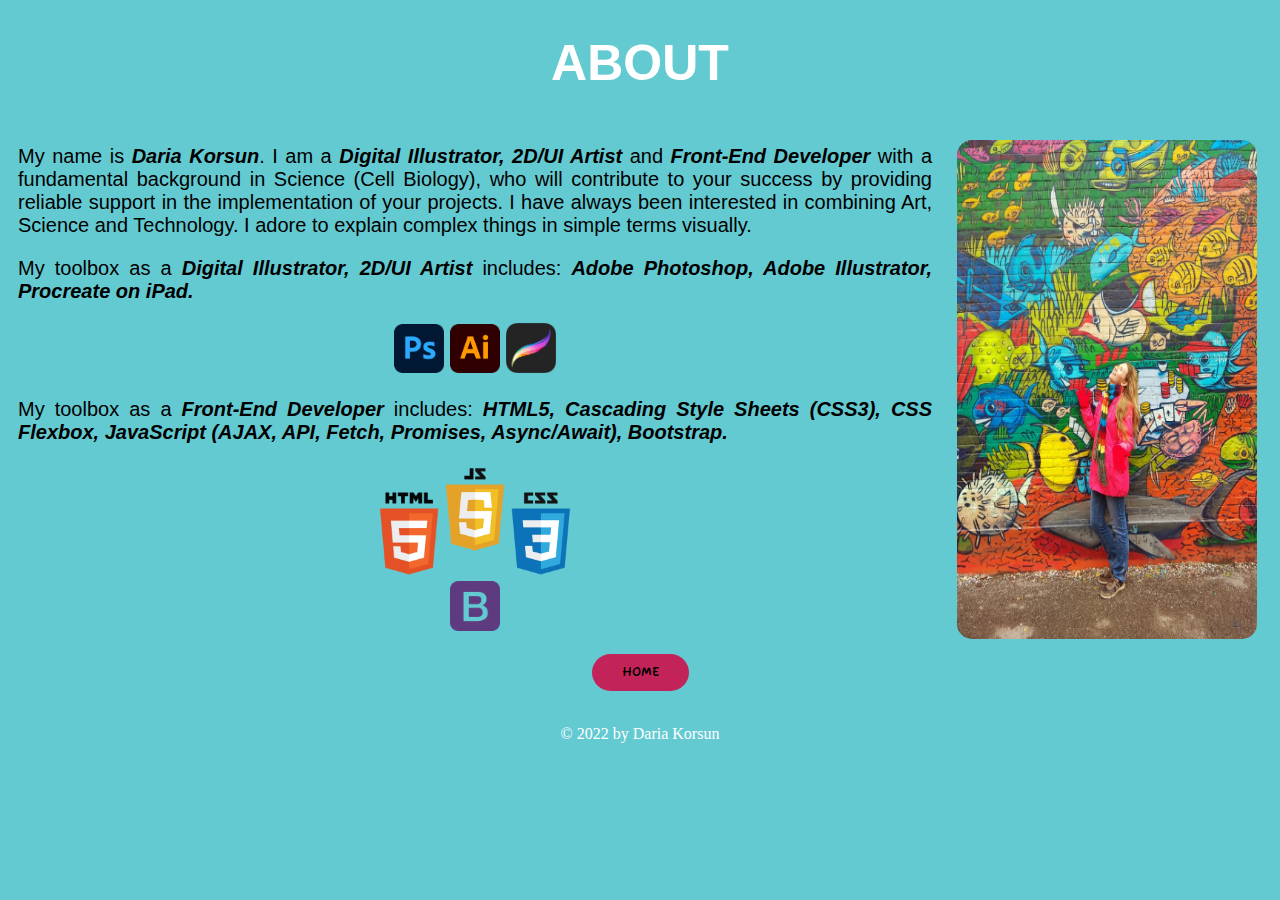
<file: about-me.html>
<!DOCTYPE html>
<html lang="en">
   <head>
      <meta charset="UTF-8">
      <meta http-equiv="X-UA-Compatible" content="IE=edge">
      <meta name="viewport" content="width=device-width, initial-scale=1.0, user-scalable=1.0, minimum-scale=1.0, maximum-scale=1.0">
      <title>About me</title>
      <link rel="stylesheet" href="styles.css">
      <link href="https://fonts.googleapis.com/css2?family=Fuzzy+Bubbles:wght@400;700&display=swap" rel="stylesheet">
   </head>
   <body>
      <h1 class="head">About</h1>
      <div class="shortstory">
         <div class="textdesign">
            <p>My name is <em>Daria Korsun</em>. I am a <em>Digital Illustrator, 2D/UI Artist</em> and <em>Front-End Developer</em> with a fundamental background in Science (Cell Biology),
            who will contribute to your success by providing reliable support in the implementation of your projects. I have always been interested in combining Art, Science and Technology. I adore to explain complex things in simple terms visually.</p>
            <p>My toolbox as a <em> Digital Illustrator, 2D/UI Artist</em> includes: <em> Adobe Photoshop, Adobe Illustrator, Procreate on iPad.</em>
            </p>
            <div>
            <image class="icon" src="PS.png" alt="Adobe Photoshop icon"></image>
            <image class="icon" src="AI.png" alt="Adobe Illustrator icon"></image>
            <image class="icon" src="PRO.png" alt="Procreate on Ipad icon"></image>
            </div>
            <p>My toolbox as a <em>Front-End Developer</em> includes: <em> HTML5, Cascading Style Sheets (CSS3), CSS Flexbox, JavaScript (AJAX, API, Fetch, Promises, Async/Await), Bootstrap.</em></p>
            <div id="iconPosition">
            <image class="iconDev" src="logodev.png" alt="Front-End icons"></image>
            <image class="icon" src="bootstrap.png" alt="Bootstrap icon"></image>
            </div>
            <br>
         </div>
         <image class="toronto" src="Toronto.jpg" alt="Daria Korsun"></image>
      </div>
      <a class="btnpose" href="index.html">
         <button class="btn">Home</button>
      </a>

      <br>
   <div class="rights">
      <p>© 2022 by Daria Korsun</p>
   </div>

   </body>
</html>
</file>
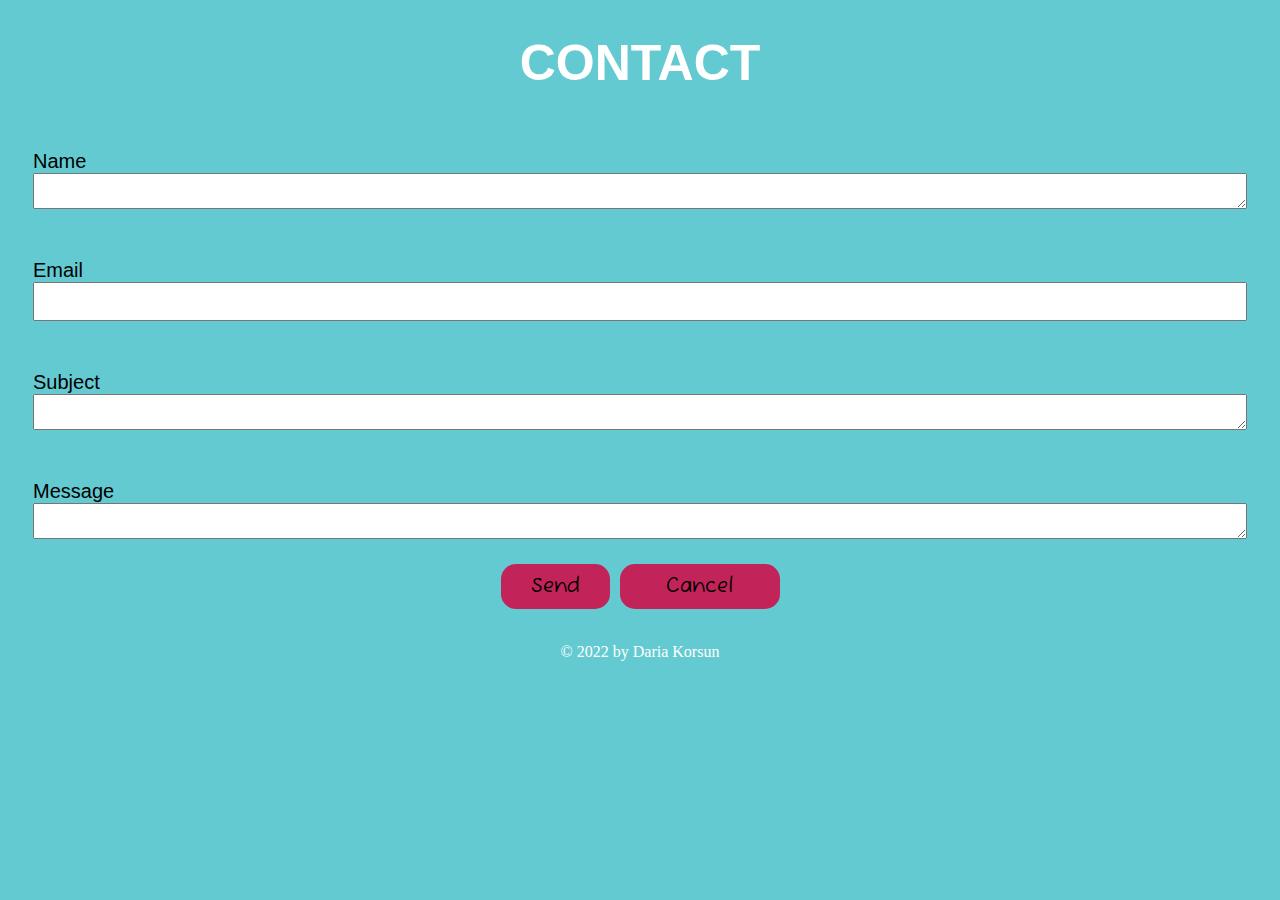
<file: Contacts.html>
<!DOCTYPE html>
<html lang="en">
   <head>
      <meta charset="UTF-8">
      <meta http-equiv="X-UA-Compatible" content="IE=edge">
      <meta name="viewport" content="width=device-width, initial-scale=1.0">
      <title>Document</title>
      <link rel="stylesheet" href="styles.css">
      <link href="https://fonts.googleapis.com/css2?family=Fuzzy+Bubbles:wght@400;700&display=swap" rel="stylesheet">
   </head>
   <body>
      <h1 class="head">Contact</h1>
      
      <form
         action="https://formspree.io/f/mlekvzwd"
         method="POST">

         <div class="padding">
            <label class="label">Name
               <textarea name="Name"></textarea>
            </label>
         </div>

         <div class="padding">
            <label class="label">Email</label>
            <input class="input" type="email" name="Email">
         </div>

         <div class="padding">
            <label class="label">Subject
               <textarea name="Subject"></textarea>
            </label>

         </div>
         <div class="padding">
            <label class="label">Message
               <textarea name="Message"></textarea>
            </label>
         </div>

         <div class="btnsend">
            <button class="btnm" type="submit">Send</button>
            <a class="btnm" href="index.html">Cancel</a>
         </div>
      </form>
      
      <br>
   <div class="rights">
      <p>© 2022 by Daria Korsun</p>
   </div>
   
   </body>
</html>
</file>
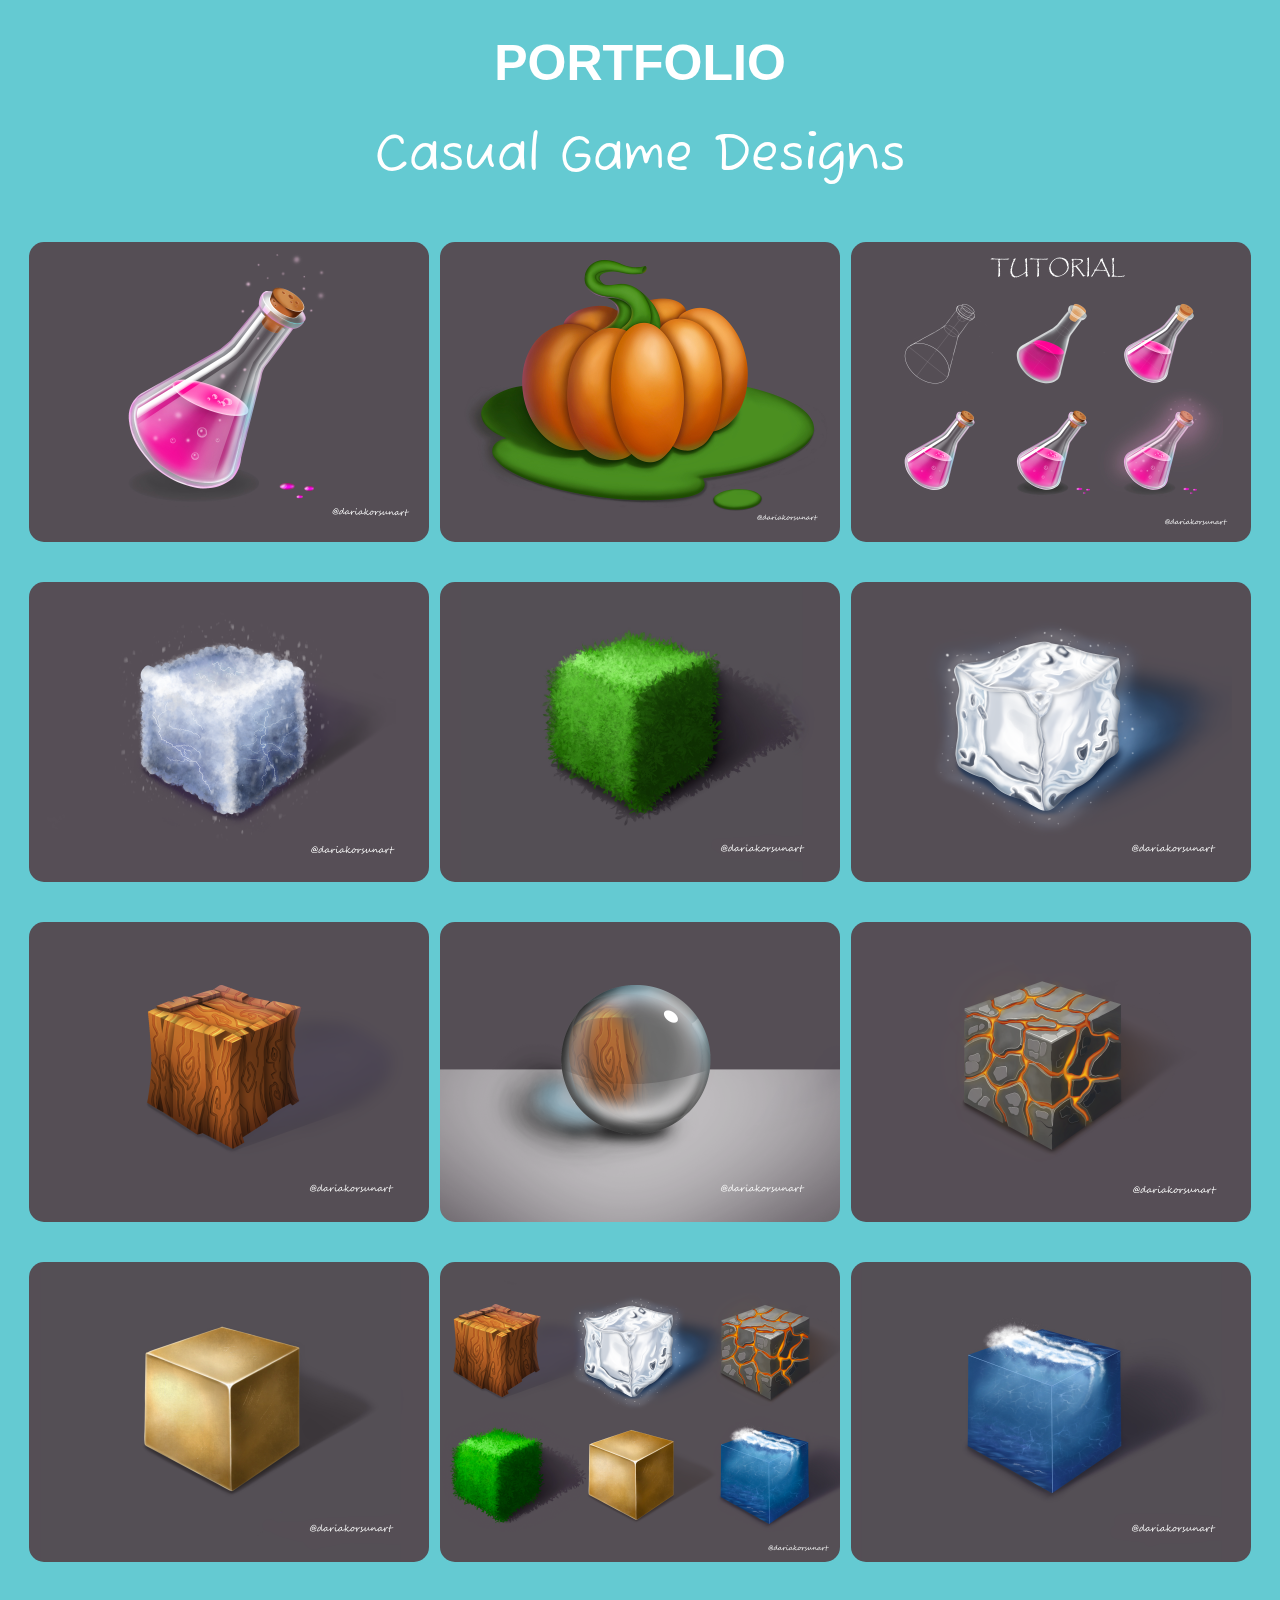
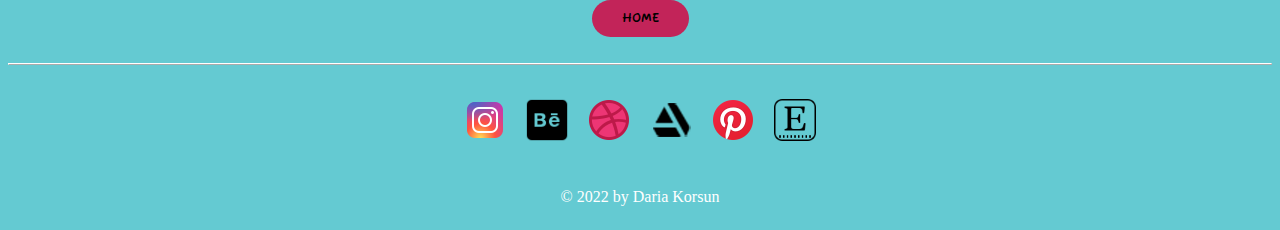
<file: Portfolio1.html>
<!DOCTYPE html>
<html lang="en">
   <head>
      <meta charset="UTF-8">
      <meta http-equiv="X-UA-Compatible" content="IE=edge">
      <meta name="viewport" content="width=device-width, initial-scale=1.0, user-scalable=1.0, minimum-scale=1.0, maximum-scale=1.0">
      <title>Potfolio</title>
      <link rel="stylesheet" href="styles.css">
      <link href="https://fonts.googleapis.com/css2?family=Fuzzy+Bubbles:wght@400;700&display=swap" rel="stylesheet">
   </head>
   <body>
      <h1 class="head">Portfolio</h1>
      <h1 class="branch">Casual Game Designs</h1>
      <div class="imgportf"> 
         <img src="Magic Bottle.jpg" alt="Magic Bottle" width="400px">
         <img src="Pumpkin.jpg" alt="Magic Pumpkin" width="400px">
         <img src="Tutorial.jpg" alt="Bottle Tutorial" width="400px">
      </div>
      <div class="imgportf">
         <img src="Clouds.png" alt="Clouds" width="400px">
         <img src="Bush.png" alt="Bush" width="400px">
         <img src="Ice.png" alt="Ice" width="400px">
      </div>
      <div class="imgportf">
         <img src="wood.png" alt="Wood" width="400px">
         <img src="Glass.png" alt="Glass" width="400px">
         <img src="Stone.png" alt="Stone" width="400px">
      </div>
      <div class="imgportf"> 
         <img src="Gold.png" alt="Gold" width="400px">
         <img src="texture.png" alt="Materials" width="400px">
         <img src="Ocean Wave.png" alt="Ocean wave" width="400px">
      </div>

      <br>
      <a class="btnpose" href="index.html">
         <button class="btn">Home</button>
      </a>
      <br>
      <hr>
      <br>
      <nav class="social">
         <a class="item" href="https://www.instagram.com/dariakorsunart/"><img src="instagram.png"></a>
         <a class="item" href="https://www.behance.net/dariakorsun"><img src="behance.png"></a> 
         <a class="item" href="https://dribbble.com/dariakorsunart"><img src="dribbble.png"></a>
         <a class="item" href="https://www.artstation.com/dariakorsunart"><img src="artstation48.png"></a>
         <a class="item" href="https://www.pinterest.ca/dariakorsunart/dariakorsunart/"><img src="pinterest.png"></a>
         <a class="item" href="https://www.etsy.com/shop/dariakorsunart"><img src="etsy2.png"></a>
      </nav> 
      <br>
      <div class="rights">
         <p>© 2022 by Daria Korsun</p>
      </div>
      
   </body>
</html>
</file>
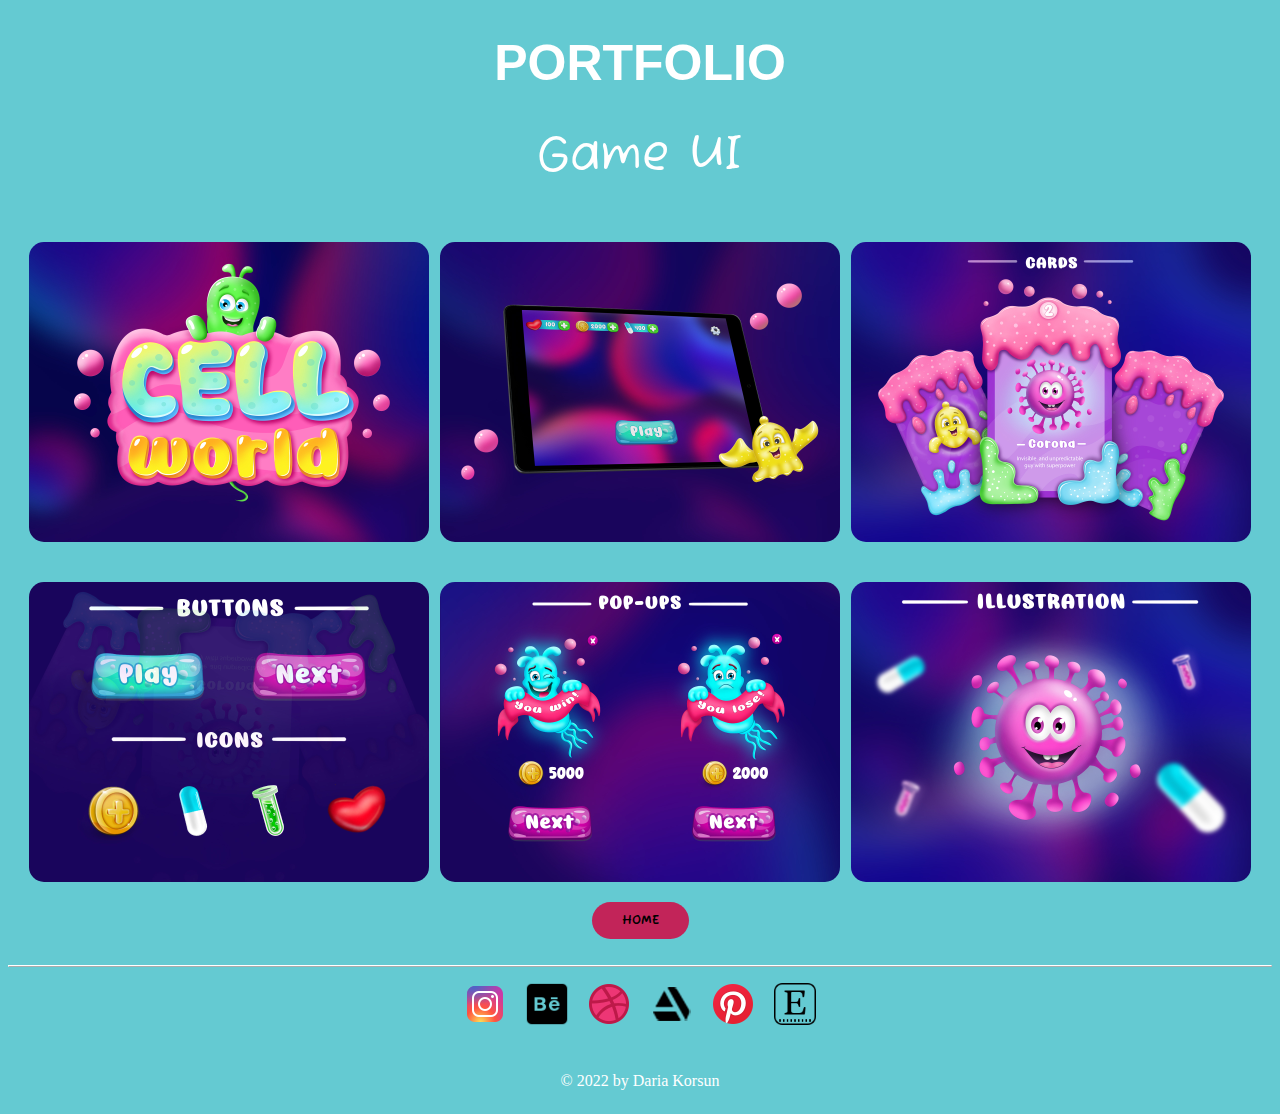
<file: Portfolio2.html>
<!DOCTYPE html>
<html lang="en">
   <head>
      <meta charset="UTF-8">
      <meta http-equiv="X-UA-Compatible" content="IE=edge">
      <meta name="viewport" content="width=device-width, initial-scale=1.0, user-scalable=1.0, minimum-scale=1.0, maximum-scale=1.0">
      <title>Potfolio</title>
      <link rel="stylesheet" href="styles.css">
      <link href="https://fonts.googleapis.com/css2?family=Fuzzy+Bubbles:wght@400;700&display=swap" rel="stylesheet">
   </head>
   <body>
      <h1 class="head">Portfolio</h1>
      <h1 class="branch"> Game UI</h1>
      <div class="imgportf">
        <img src="1.jpg" alt="Logo" width="400px">
        <img src="2.jpg" alt="HUD" width="400px">
        <img src="3.jpg" alt="Cards" width="400px">
     </div>
      <div class="imgportf"> 
         <img src="4.jpg" alt="Buttons & Icons" width="400px">
         <img src="5.jpg" alt="Pop-ups" width="400px">
         <img src="6.jpg" alt="Illustration Corona" width="400px">
      </div>
      
      <a class="btnpose" href="index.html">
         <button class="btn">Home</button>
      </a>
    <br>
    <hr>
    <nav class="social">
        <a class="item" href="https://www.instagram.com/dariakorsunart/"><img src="instagram.png"></a>
        <a class="item" href="https://www.behance.net/dariakorsun"><img src="behance.png"></a> 
        <a class="item" href="https://dribbble.com/dariakorsunart"><img src="dribbble.png"></a>
        <a class="item" href="https://www.artstation.com/dariakorsunart"><img src="artstation48.png"></a>
        <a class="item" href="https://www.pinterest.ca/dariakorsunart/dariakorsunart/"><img src="pinterest.png"></a>
        <a class="item" href="https://www.etsy.com/shop/dariakorsunart"><img src="etsy2.png"></a>
    </nav>
      
      <br>
   <div class="rights">
      <p>© 2022 by Daria Korsun</p>
   </div>
   
   </body>
</html>
</file>
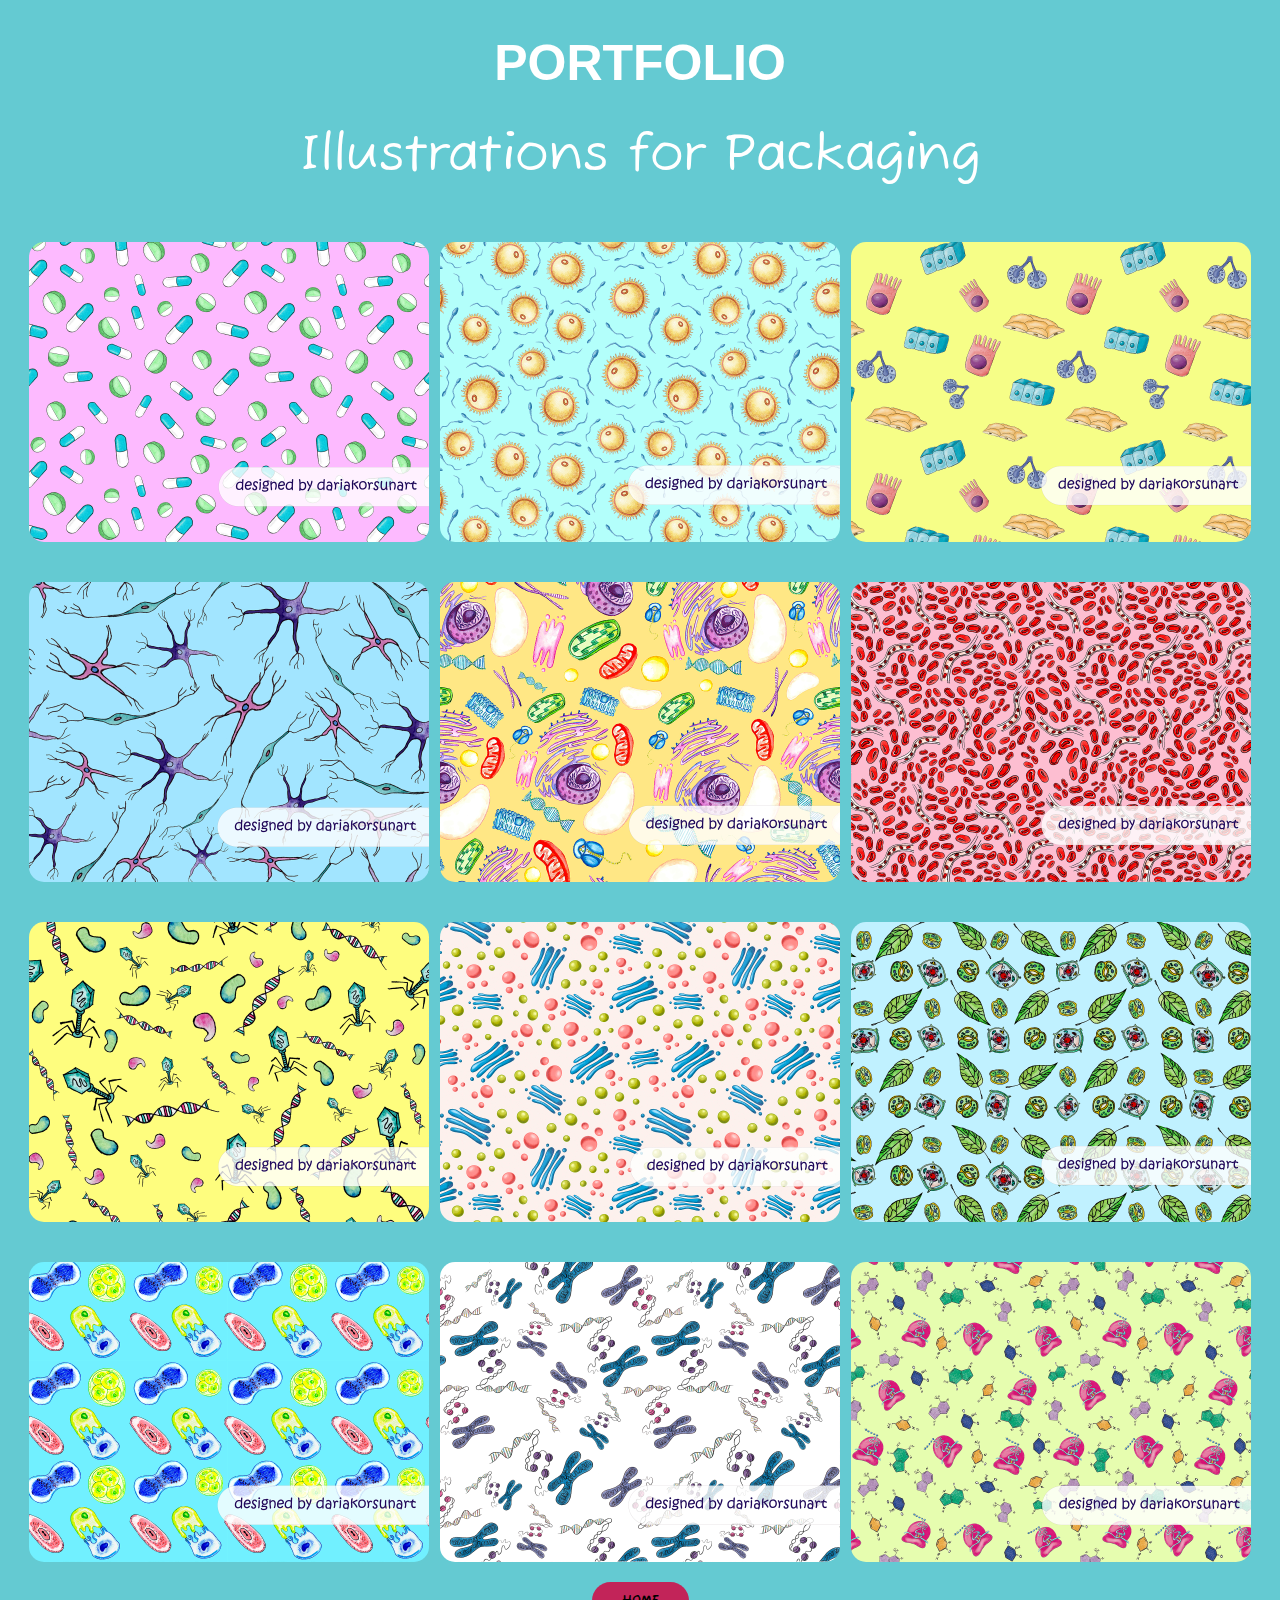
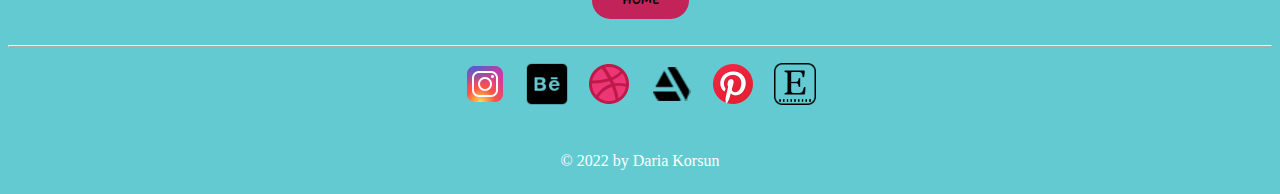
<file: Portfolio3.html>
<!DOCTYPE html>
<html lang="en">
   <head>
      <meta charset="UTF-8">
      <meta http-equiv="X-UA-Compatible" content="IE=edge">
      <meta name="viewport" content="width=device-width, initial-scale=1.0, user-scalable=1.0, minimum-scale=1.0, maximum-scale=1.0">
      <title>Potfolio</title>
      <link rel="stylesheet" href="styles.css">
      <link href="https://fonts.googleapis.com/css2?family=Fuzzy+Bubbles:wght@400;700&display=swap" rel="stylesheet">
   </head>
   <body>
      <h1 class="head">Portfolio</h1>
      <h1 class="branch">Illustrations for Packaging</h1>
      <div class="imgportf"> 
         <img src="pattern1.jpg" alt="Pattern 1" width="400px">
         <img src="pattern2.jpg" alt="Pattern 2" width="400px">
         <img src="pattern3.jpg" alt="Pattern 3" width="400px">
      </div>
      <div class="imgportf">
         <img src="pattern4.jpg" alt="Pattern 4" width="400px">
         <img src="pattern5.jpg" alt="Pattern 5" width="400px">
         <img src="pattern6.jpg" alt="Pattern 6" width="400px">
      </div>
      <div class="imgportf">
         <img src="pattern7.jpg" alt="Pattern 7" width="400px">
         <img src="pattern8.jpg" alt="Pattern 8" width="400px">
         <img src="pattern9.jpg" alt="Pattern 9" width="400px">
      </div>
      <div class="imgportf">
        <img src="pattern10.jpg" alt="Pattern 10" width="400px">
        <img src="pattern11.jpg" alt="Pattern 11" width="400px">
        <img src="pattern12.jpg" alt="Pattern 12" width="400px">
     </div>

      <a class="btnpose" href="index.html">
         <button class="btn">Home</button>
      </a>
      <br>
      <hr>
    <nav class="social">
        <a class="item" href="https://www.instagram.com/dariakorsunart/"><img src="instagram.png"></a>
        <a class="item" href="https://www.behance.net/dariakorsun"><img src="behance.png"></a> 
        <a class="item" href="https://dribbble.com/dariakorsunart"><img src="dribbble.png"></a>
        <a class="item" href="https://www.artstation.com/dariakorsunart"><img src="artstation48.png"></a>
        <a class="item" href="https://www.pinterest.ca/dariakorsunart/dariakorsunart/"><img src="pinterest.png"></a>
        <a class="item" href="https://www.etsy.com/shop/dariakorsunart"><img src="etsy2.png"></a>
    </nav>
    
      <br>
   <div class="rights">
      <p>© 2022 by Daria Korsun</p>
   </div>
   
   </body>
</html>
</file>
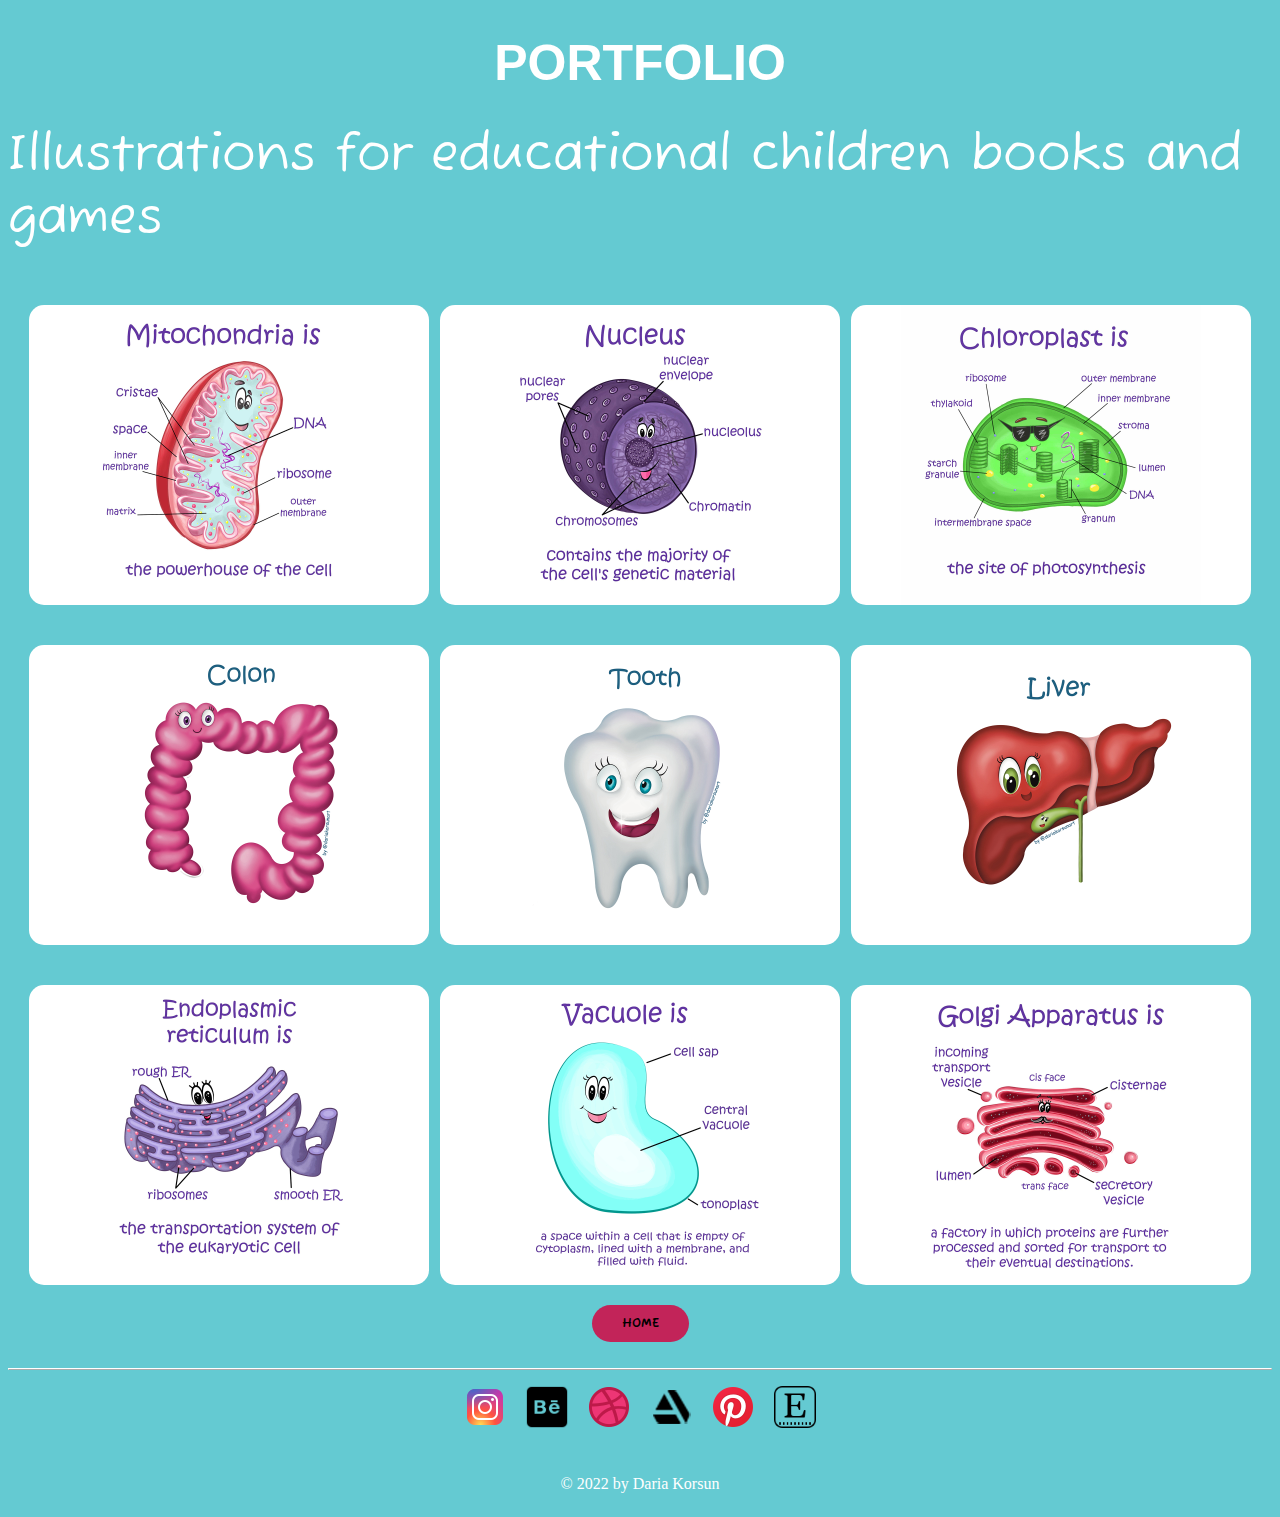
<file: Portfolio4.html>
<!DOCTYPE html>
<html lang="en">
   <head>
      <meta charset="UTF-8">
      <meta http-equiv="X-UA-Compatible" content="IE=edge">
      <meta name="viewport" content="width=device-width, initial-scale=1.0, user-scalable=1.0, minimum-scale=1.0, maximum-scale=1.0">
      <title>Potfolio</title>
      <link rel="stylesheet" href="styles.css">
      <link href="https://fonts.googleapis.com/css2?family=Fuzzy+Bubbles:wght@400;700&display=swap" rel="stylesheet">
   </head>
   <body>
      <h1 class="head">Portfolio</h1>
      <h1 class="branch">Illustrations for educational children books and games</h1>
      <div class="imgportf">
        <img src="edu_Mitochondria.jpg" alt="Mitochondria" width="400px">
        <img src="edu_Nucleus.jpg" alt="Nucleus" width="400px">
        <img src="edu_Chloroplast.jpg" alt="Chloroplast" width="400px">
     </div>

     <div class="imgportf"> 
        <img src="Colon.jpg" alt="Colon" width="400px">
        <img src="Tooth.jpg" alt="Tooth" width="400px">
        <img src="Liver.jpg" alt="Liver" width="400px">
     </div>

      <div class="imgportf"> 
         <img src="edu_Endoplasmic reticulum.jpg" alt="Endoplasmic reticulum" width="400px">
         <img src="edu_Vacuole.jpg" alt="Vacuole" width="400px">
         <img src="edu_Golgi Apparatus.jpg" alt="Golgi Apparatus" width="400px">
      </div>
      
      <a class="btnpose" href="index.html">
         <button class="btn">Home</button>
      </a>
    <br>
    <hr>
    <nav class="social">
        <a class="item" href="https://www.instagram.com/dariakorsunart/"><img src="instagram.png"></a>
        <a class="item" href="https://www.behance.net/dariakorsun"><img src="behance.png"></a> 
        <a class="item" href="https://dribbble.com/dariakorsunart"><img src="dribbble.png"></a>
        <a class="item" href="https://www.artstation.com/dariakorsunart"><img src="artstation48.png"></a>
        <a class="item" href="https://www.pinterest.ca/dariakorsunart/dariakorsunart/"><img src="pinterest.png"></a>
        <a class="item" href="https://www.etsy.com/shop/dariakorsunart"><img src="etsy2.png"></a>
    </nav>
      
      <br>
   <div class="rights">
      <p>© 2022 by Daria Korsun</p>
   </div>
   
   </body>
</html>
</file>
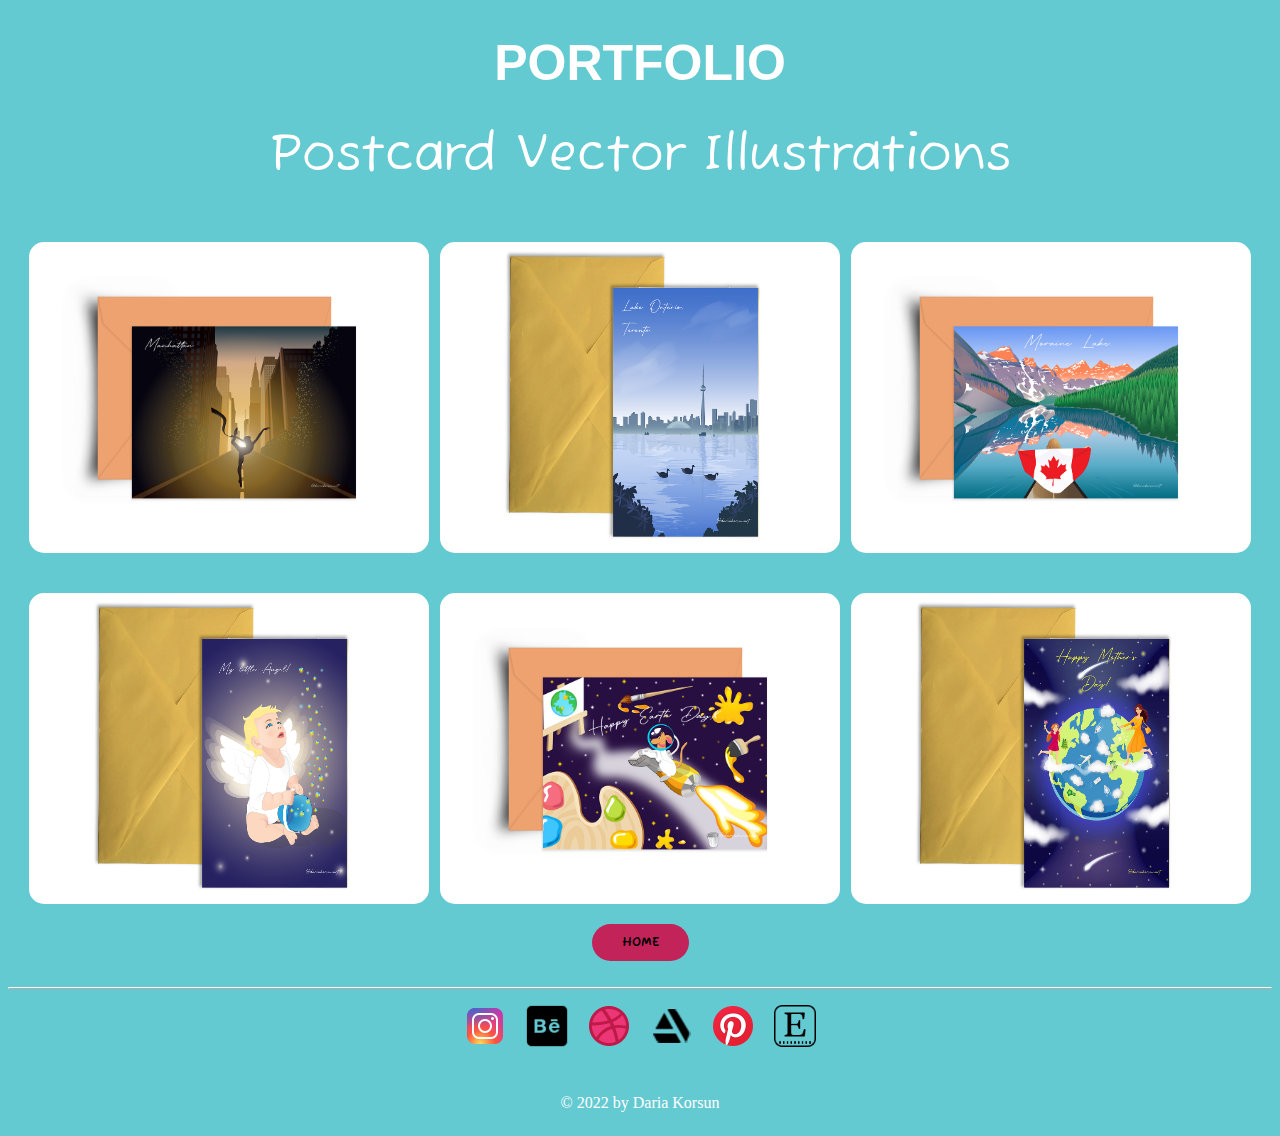
<file: Portfolio5.html>
<!DOCTYPE html>
<html lang="en">
   <head>
      <meta charset="UTF-8">
      <meta http-equiv="X-UA-Compatible" content="IE=edge">
      <meta name="viewport" content="width=device-width, initial-scale=1.0, user-scalable=1.0, minimum-scale=1.0, maximum-scale=1.0">
      <title>Potfolio</title>
      <link rel="stylesheet" href="styles.css">
      <link href="https://fonts.googleapis.com/css2?family=Fuzzy+Bubbles:wght@400;700&display=swap" rel="stylesheet">
   </head>
   <body>
      <h1 class="head">Portfolio</h1>
      <h1 class="branch">Postcard Vector Illustrations</h1>
      <div class="imgportf">
        <img src="manhattan.png" alt="Manhattan" width="400px">
        <img src="ontario.png" alt="Lake Ontario" width="400px">
        <img src="Moraine.png" alt="Lake Moraine" width="400px">
     </div>

     <div class="imgportf"> 
        <img src="angelpostcard.png" alt="Angel" width="400px">
        <img src="earthday.png" alt="Happy Earth Day" width="400px">
        <img src="mothers.png" alt="Happy Mother's Day" width="400px">
     </div>

      
      <a class="btnpose" href="index.html">
         <button class="btn">Home</button>
      </a>
    <br>
    <hr>
      <nav class="social">
        <a class="item" href="https://www.instagram.com/dariakorsunart/"><img src="instagram.png"></a>
        <a class="item" href="https://www.behance.net/dariakorsun"><img src="behance.png"></a> 
        <a class="item" href="https://dribbble.com/dariakorsunart"><img src="dribbble.png"></a>
        <a class="item" href="https://www.artstation.com/dariakorsunart"><img src="artstation48.png"></a>
        <a class="item" href="https://www.pinterest.ca/dariakorsunart/dariakorsunart/"><img src="pinterest.png"></a>
        <a class="item" href="https://www.etsy.com/shop/dariakorsunart"><img src="etsy2.png"></a>
     </nav>

      <br>
   <div class="rights">
      <p>© 2022 by Daria Korsun</p>
   </div>
   
   </body>
</html>
</file>
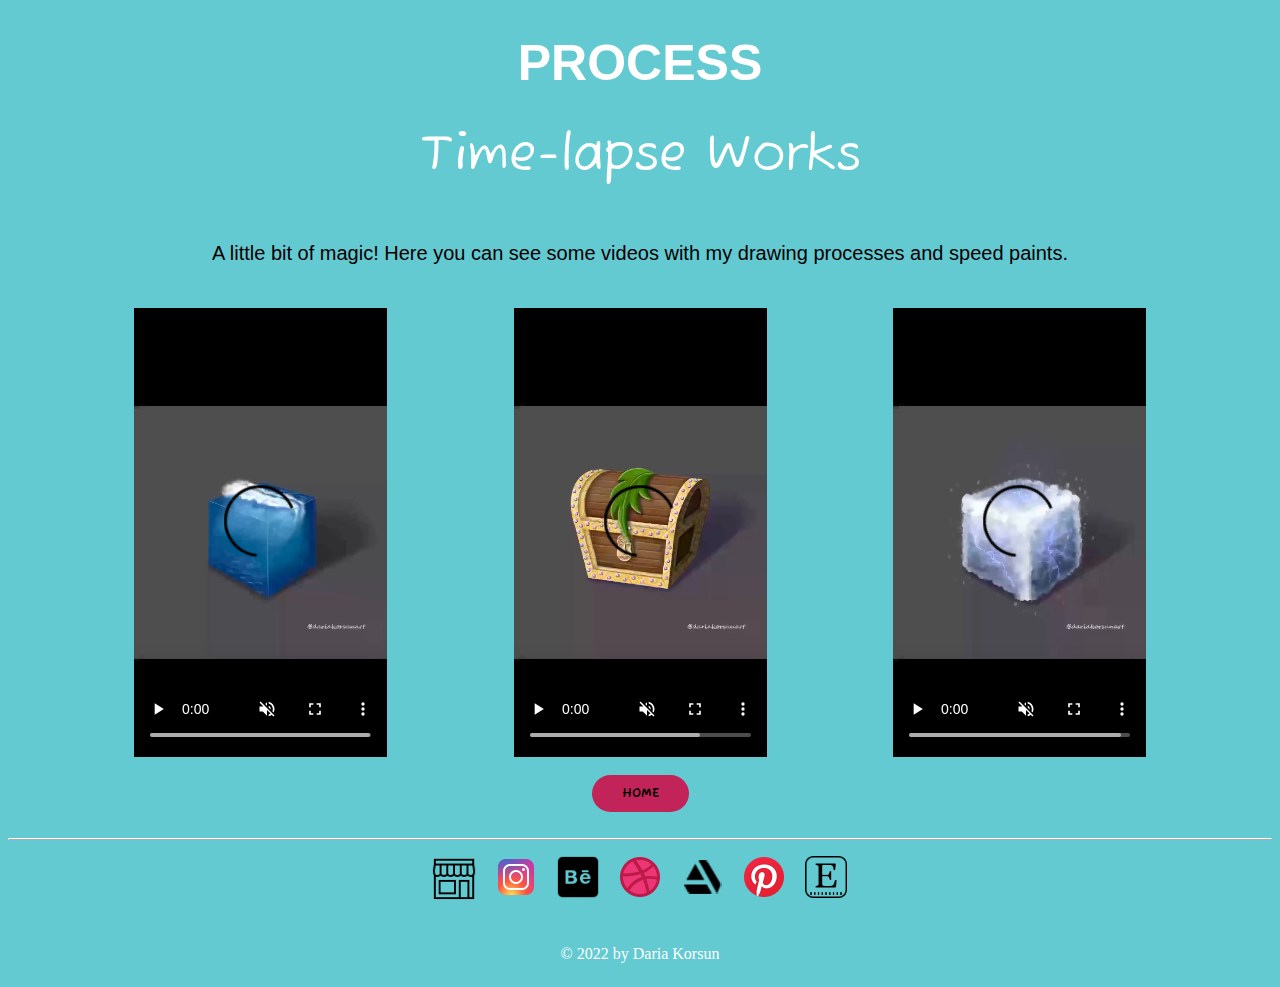
<file: Process.html>
<!DOCTYPE html>
<html lang="en">
   <head>
      <meta charset="UTF-8">
      <meta http-equiv="X-UA-Compatible" content="IE=edge">
      <meta name="viewport" content="width=device-width, initial-scale=1.0, user-scalable=1.0, minimum-scale=1.0, maximum-scale=1.0">

      <title>About me</title>
      <link rel="stylesheet" href="styles.css">
      <link href="https://fonts.googleapis.com/css2?family=Fuzzy+Bubbles:wght@400;700&display=swap" rel="stylesheet">
   </head>
   <body>
      <h1 class="head">Process</h1>
      <h1 class="branch">Time-lapse Works</h1>
      <div class="aboutprocess">
        <div class="textdesign">
           <p> A little bit of magic! Here you can see some videos with my drawing processes and speed paints.</p>
        </div>
      </div>  
      <div class="videopose">
        <video controls muted loop id="myVideo" playinline>
            <source src="wave.mp4" type="video/mp4">
         </video>
         <video controls muted loop id="myVideo" playinline>
            <source src="chest.mp4" type="video/mp4">
         </video>
         <video controls muted loop id="myVideo" playinline>
            <source src="clouds.mp4" type="video/mp4">
         </video>
     </div>
     <br>
     <a class="btnpose" href="index.html">
        <button class="btn">Home</button>
     </a>
     <br>
     <hr>
     <nav class="social">
        <a class="item" href="https://creativemarket.com/DariaKorsun"><img src="creative.png"></a>
        <a class="item" href="https://www.instagram.com/dariakorsunart/"><img src="instagram.png"></a>
        <a class="item" href="https://www.behance.net/dariakorsun"><img src="behance.png"></a> 
        <a class="item" href="https://dribbble.com/dariakorsunart"><img src="dribbble.png"></a>
        <a class="item" href="https://www.artstation.com/dariakorsunart"><img src="artstation48.png"></a>
        <a class="item" href="https://www.pinterest.ca/dariakorsunart/dariakorsunart/"><img src="pinterest.png"></a>
        <a class="item" href="https://www.etsy.com/shop/dariakorsunart"><img src="etsy2.png"></a>
      </nav>
     <br>
     <div class="rights">
        <p>© 2022 by Daria Korsun</p>
     </div>
     
   </body>
</html>
</file>
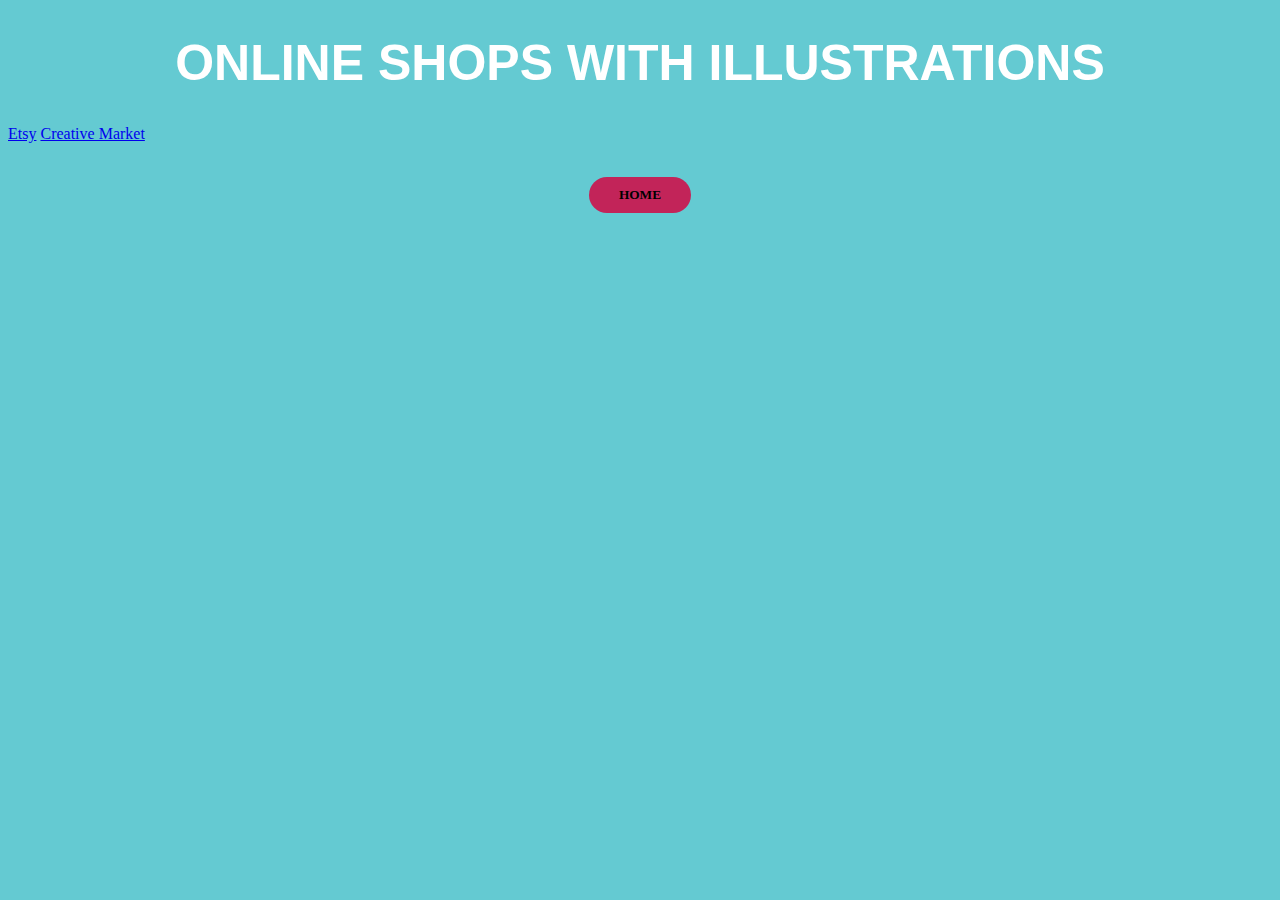
<file: Shops.html>
<!DOCTYPE html>
<html lang="en">
   <head>
      <meta charset="UTF-8">
      <meta http-equiv="X-UA-Compatible" content="IE=edge">
      <meta name="viewport" content="width=device-width, initial-scale=1.0, user-scalable=1.0, minimum-scale=1.0, maximum-scale=1.0">
      <title>Document</title>
      <link rel="stylesheet" href="styles.css">
   </head>
   <body>
     
      <h1 class="head">Online Shops with Illustrations</h1>
      <p>
      <a href="https://www.etsy.com/shop/dariakorsunart"> Etsy</a>
      <a href="https://creativemarket.com/DariaKorsun"> Creative Market</a>
      </p>
      <br>
      <a class="btnpose" href="index.html">
         <button class="btn">Home</button>
      </a>
   </body>
</html>
</file>
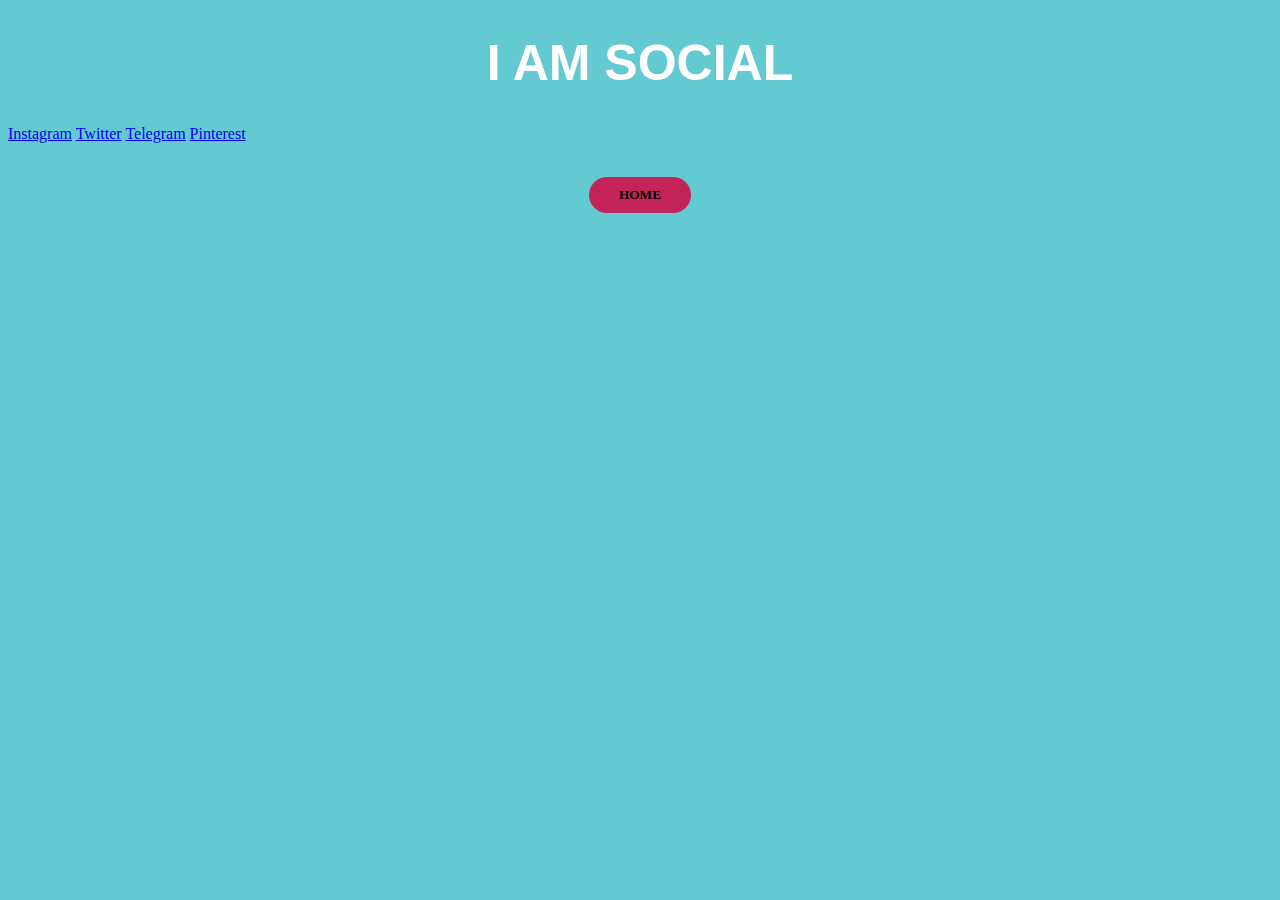
<file: Social.html>
<!DOCTYPE html>
<html lang="en">
   <head>
      <meta charset="UTF-8">
      <meta http-equiv="X-UA-Compatible" content="IE=edge">
      <meta name="viewport" content="width=device-width>, initial-scale=1.0">
      <title>Document</title>
      <link rel="stylesheet" href="styles.css">
   </head>
   <body>
      <h1 class="head"> I am Social</h1>
      <p>
      <a href="https://www.instagram.com/dariakorsunart/">Instagram</a>
      <a href="https://twitter.com/dariakorsunart">Twitter</a> 
      <a href="https://t.me/dariakorsunart">Telegram</a>
      <a href="https://www.pinterest.ca/dariakorsunart/dariakorsunart/"> Pinterest</a>
      </p>
      <br>
      <a class="btnpose" href="index.html">
         <button class="btn">Home</button>
      </a>
   </body>
</html>
</file>
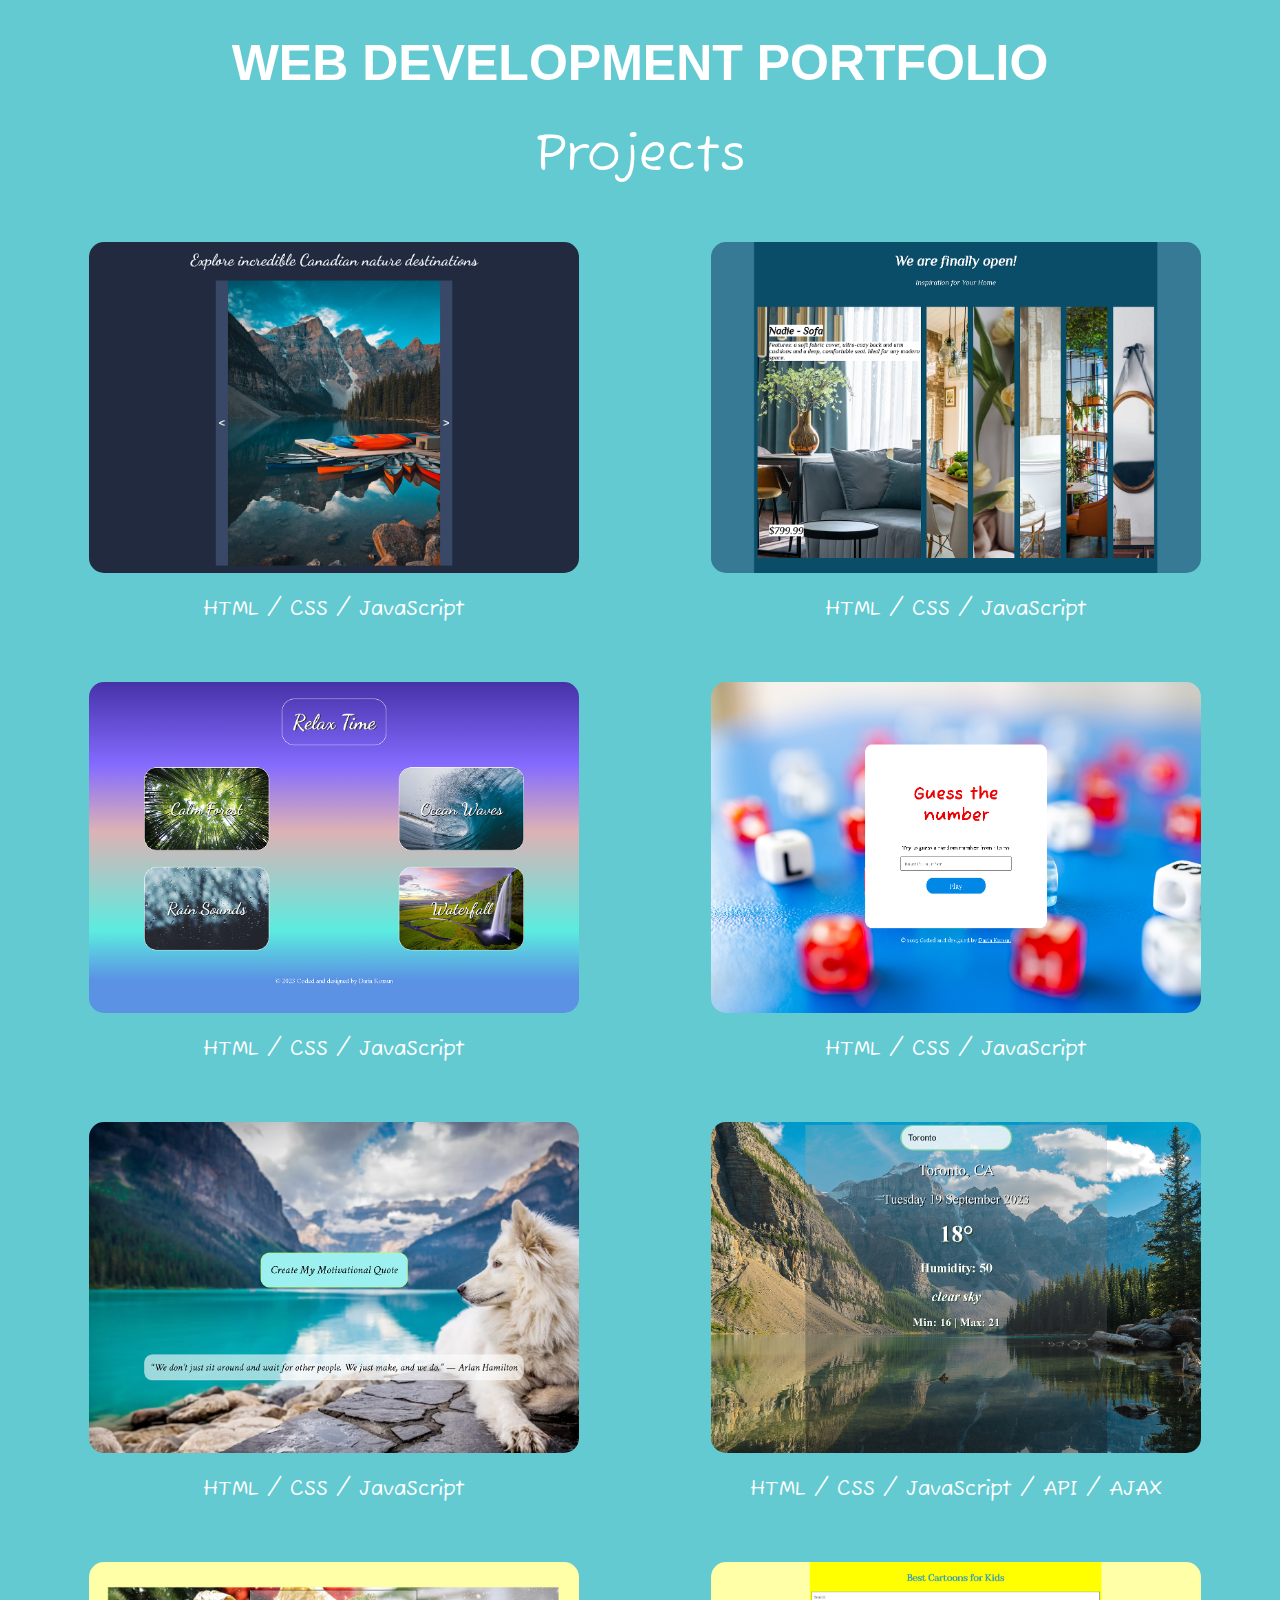
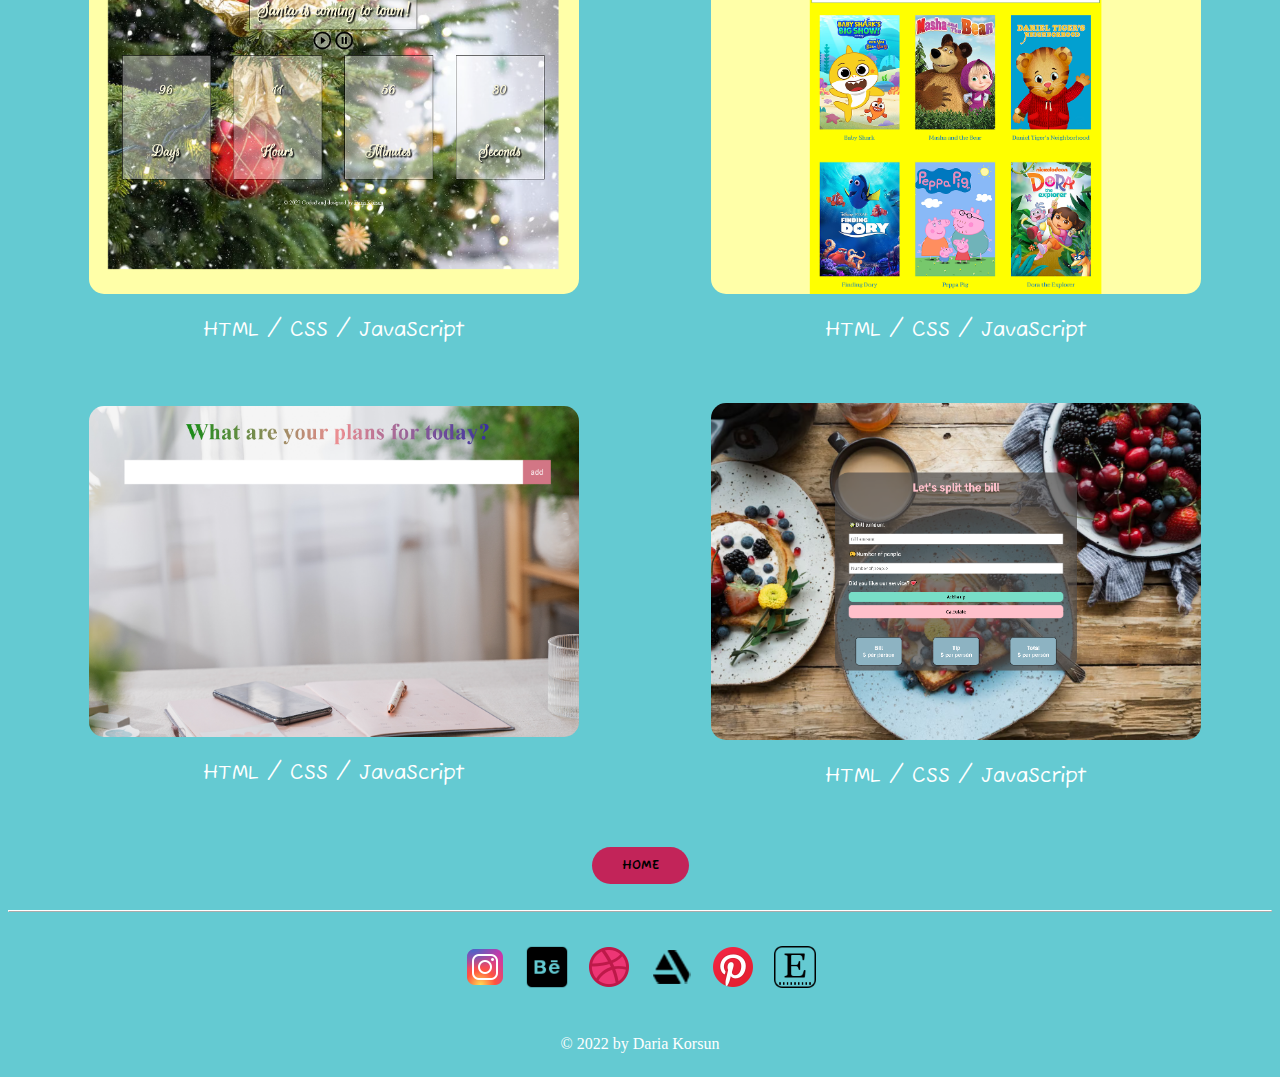
<file: WebPortfolio.html>
<!DOCTYPE html>
<html lang="en">
<head>
    <meta charset="UTF-8">
    <meta name="viewport" content="width=device-width, initial-scale=1.0">
    <title>Web Development Potfolio</title>
      <link rel="stylesheet" href="styles.css">
      <link href="https://fonts.googleapis.com/css2?family=Fuzzy+Bubbles:wght@400;700&display=swap" rel="stylesheet">
   </head>
   <body>
      <h1 class="head">Web development Portfolio</h1>
      <h1 class="branch">Projects</h1>
      <div class="imgGrid">
        <div class="container">
         <div class="imgButton">
            <a class="buttonGoToSite" href="https://dariakorsunart.github.io/canadian-destinations-app">OPEN</a>
            <img src="./webportfolio_snapshots_apps/1 web.png" alt="Canadian destinations">
         </div>
         <p class="programlang"> HTML / CSS / JavaScript </p>
        </div>
        <div class="container">
        <div class="imgButton">
         <a class="buttonGoToSite" href="https://dariakorsunart.github.io/Furniture-demo-website">OPEN</a>
         <img src="./webportfolio_snapshots_apps/3 web.png" alt="Furniture website">
        </div> 
         <p class="programlang"> HTML / CSS / JavaScript </p>
        </div>
        <div class="container">
         <div class="imgButton">
            <a class="buttonGoToSite" href="https://dariakorsunart.github.io/meditation-app">OPEN</a>   
            <img src="./webportfolio_snapshots_apps/9 web.png" alt="Meditation app">
         </div> 
         <p class="programlang"> HTML / CSS / JavaScript </p>
        </div>
        <div class="container"> 
          <div class="imgButton">
           <a class="buttonGoToSite" href="https://dariakorsunart.github.io/guess-the-number-webapp">OPEN</a>
           <img src="./webportfolio_snapshots_apps/6 web .png" alt="Game Guess the Number">
          </div>
          <p class="programlang"> HTML / CSS / JavaScript </p>
        </div>
        <div class="container">
         <div class="imgButton">
          <a class="buttonGoToSite" href="https://dariakorsunart.github.io/motivation-quotes-app">OPEN</a>
          <img src="./webportfolio_snapshots_apps/5 web.png" alt="Motivational Quote Generator">
         </div> 
          <p class="programlang"> HTML / CSS / JavaScript </p>
        </div>
        <div class="container">
         <div class="imgButton">
           <a class="buttonGoToSite" href="https://dariakorsunart.github.io/weather-app">OPEN</a>  
           <img src="./webportfolio_snapshots_apps/7 web.png" alt="Weather app">
         </div>
         <p class="programlang"> HTML / CSS / JavaScript / API / AJAX </p>
        </div>
      <div class="container">
        <div class="imgButton">
         <a class="buttonGoToSite" href="https://dariakorsunart.github.io/christmas-coming-counter-app">OPEN</a>
         <img src="./webportfolio_snapshots_apps/4 web full.png" alt="Christmas Coming down">
        </div>
        <p class="programlang"> HTML / CSS / JavaScript </p>
      </div>
      <div class="container">
        <div class="imgButton">
          <a class="buttonGoToSite" href="https://dariakorsunart.github.io/kids-cartoon-website">OPEN</a> 
          <img src="./webportfolio_snapshots_apps/8 web.png" alt="Kids Cartoon Website">
         </div>
         <p class="programlang"> HTML / CSS / JavaScript </p>
      </div>
      <div class="container">
        <div class="imgButton">
         <a class="buttonGoToSite" href="https://dariakorsunart.github.io/todo-list-app">OPEN</a>
         <img src="./webportfolio_snapshots_apps/2 web.png" alt="To do List">
        </div>
        <p class="programlang"> HTML / CSS / JavaScript </p>
      </div>  
      <div class="container">
         <div class="imgButton">
          <a class="buttonGoToSite" href="https://dariakorsunart.github.io/split-the-bill-app">OPEN</a>
          <img src="./webportfolio_snapshots_apps/10.png" alt="Split the bill app">
         </div>
         <p class="programlang"> HTML / CSS / JavaScript </p>
       </div>
     </div>

      <br>
      <a class="btnpose" href="index.html">
         <button class="btn">Home</button>
      </a>
      <br>
      <hr>
      <br>
      <nav class="social">
         <a class="item" href="https://www.instagram.com/dariakorsunart/"><img src="instagram.png"></a>
         <a class="item" href="https://www.behance.net/dariakorsun"><img src="behance.png"></a> 
         <a class="item" href="https://dribbble.com/dariakorsunart"><img src="dribbble.png"></a>
         <a class="item" href="https://www.artstation.com/dariakorsunart"><img src="artstation48.png"></a>
         <a class="item" href="https://www.pinterest.ca/dariakorsunart/dariakorsunart/"><img src="pinterest.png"></a>
         <a class="item" href="https://www.etsy.com/shop/dariakorsunart"><img src="etsy2.png"></a>
      </nav> 
      <br>
      <div class="rights">
         <p>© 2022 by Daria Korsun</p>
      </div>
      
   </body>
</html>
</file>
<file: styles.css>
body {
    /*background-image: url(6.4.jpg);*/
    background-size: cover;
    background-color: #1db2bdaf !important;
}
.position {
    display: flex;
    justify-content: center;
}
.avatar {
    width:100px;
    padding-top: 15px;
    padding-left: 30px;
    padding-right: 30px;
    padding-bottom: 15px;
}
.one {
    font-family: 'Fuzzy Bubbles', cursive;
    font-size: 40px;
    color:white;
    display:flex;
    justify-content: center;
    }

.item {
    text-transform: uppercase;
    padding-left: 0px;
    padding-right: 0px;
    padding-bottom: 5px;
    text-decoration: none;
    color: black;
    font-family: 'Roboto', sans-serif;
    font-size: 20px;
    }

.item:hover {
    color:white;
}
.btn {
    background-color:  #c22459;
    padding-top: 10px;
    padding-left: 30px;
    padding-right: 30px;
    padding-bottom: 10px;
    text-transform: uppercase;
    border-radius: 40px;
    border: none;
    font-family: 'Fuzzy Bubbles', cursive;
    font-weight: bolder;
    color:black;
}
.btn:hover {
    background-color: white;
}
.btnpose {
    display: flex;
    justify-content: center;
    text-decoration:none;
}
.nav {
    display:flex;
    justify-content: center;
    padding: 20px 0px 20px 0px;
    margin-left:20px;
    margin-right:20px;
    gap:15px;
}
.nav img {
    width:30px;
}

.head {
    display: flex;
    justify-content: center;
    text-align: center;
    color: white;
    font-family: 'Roboto', sans-serif;
    text-transform: uppercase;
    font-size: 50px;
}
.dropbtn {
    border: none;
}

  /* The container <div> - needed to position the dropdown content */
.dropdown {
    position: relative;
    display: inline-block;
}

  /* Dropdown Content (Hidden by Default) */
.dropdown-content {
    display: none;
    position: absolute;
    background-color: #f1f1f1;
    min-width: 160px;
    box-shadow: 0px 8px 16px 0px rgba(0,0,0,0.2);
    z-index: 1;
}

  /* Links inside the dropdown*/
.dropdown-content a {
    color: black;
    padding: 10px;
    text-decoration: none;
    display: block;
}
.decoration {
    font-size: 20 px;
    font-weight: bolder;
    /*font-family: 'Fuzzy Bubbles', cursive;*/
    font-family: 'Roboto', sans-serif;
}

  /* Change color of dropdown links on hover */
.dropdown-content a:hover {background-color: #ddd;}

  /* Show the dropdown menu on hover */
.dropdown:hover .dropdown-content {display: block;}

  /* Change the background color of the dropdown button when the dropdown content is shown */

form {
    display: flex;
    flex-direction: column;
    justify-content: center;
}
.padding {
    padding: 25px;
}
.label {
    color:black;
    font-size: 20px;
    display:flex;
    flex-direction: column;
    font-family: 'Roboto', sans-serif;
}
.input {
   width: 100%;
   padding:10px;
   box-sizing: border-box;
}
.btnm {
    border-radius: 15px;
    border: none;
    padding-top: 10px;
    padding-left: 30px;
    padding-right: 30px;
    padding-bottom: 10px;
    background-color:#c22459;
    text-decoration: none;
    color:black;
    font-size: 20px;
    text-align: center;
    flex-basis: 100px;
    font-family: 'Fuzzy Bubbles', cursive;
}

.btnm:hover {
    background-color: white;
}
.btnsend { 
    display:flex;
    justify-content: center;
    gap:10px;
}
.imgGrid {
    padding:20px;
    place-items: center;
    row-gap:40px;
    column-gap: 10px;
    display:grid;
    grid-template-columns: 50% 50%;
}
.imgGrid  img{
    width: 80%;
}

.imgportf {
    padding: 20px;
    display: flex;
    justify-content: space-around;
    gap: 10px;
}

.imgportf img {
    border-radius: 15px;
    max-width:100%;
}

  .imgportf img:hover {
    transform: scale(1.2);
    border: solid 3px white;
  }

.buttonGoToSite {
    width: 37px;
    height: 17px;
    position:absolute;
    padding-top: 2px;
    top: 50%;
    left: 50%;
    margin-left: -47px;
    margin-top: -13.5px;
    background-color: #01a7b3;
    padding-top: 10px;
    padding-left: 30px;
    padding-right: 30px;
    padding-bottom: 10px;
    text-transform: uppercase;
    border-radius: 40px;
    border: none;
    font-family: 'Fuzzy Bubbles', cursive;
    font-weight: bolder;
    color:white;
    border: 2px solid white;
    appearance: button;
    text-decoration: none;
    text-align: center;
    vertical-align: baseline;
    display: none;
}

.container{
    text-align: center;
}


.imgButton{
    position: relative;
}

.imgButton img{
    border-radius: 15px;
}

.imgButton img:hover{
    transform: scale(1.05);
    opacity: 0.65;
    border: 3px solid white;
    border-radius: 15px;
}
.imgButton:hover .buttonGoToSite{
    display: block;
    z-index: 1;
}

.buttonGoToSite:hover{
    background-color: #63cad1; 
}

.buttonGoToSite:hover + img{ 
    opacity: 0.65;
    transform: scale(1.05);
    border: 3px solid white;
    border-radius: 15px;

  
}

.programlang {
    color:white;
    font-family: 'Fuzzy Bubbles', cursive;
    font-size: 20px;
    display:flex;
    justify-content: center;
}

.branch {
    display: flex;
    justify-content: center;
    color: white;
    font-size: 50px;
    font-family: 'Fuzzy Bubbles', cursive; 
    font-weight: 100;
}
#myVideo {
    width: 20%;
    padding-top: 23px;
}
.front {
    display: flex;
    justify-content:space-evenly;

}
.inform {
    display: flex;
    flex-direction: column;
}
h2 {
    color:white;
    font-size: 25px;
    /*font-family: 'Roboto', sans-serif;*/
    font-family: 'Fuzzy Bubbles', cursive; 
    font-weight: bolder;
}
.abc {
    font-size: 20px;
    color: black;
    font-family: 'Roboto', sans-serif;
    /*font-weight: bolder;*/
}
.abc p{
    padding-left:40px;
}

.shortstory {
    display:flex;
    justify-content: space-evenly;
}
.toronto {
    width:300px;
    border-radius: 30px;
    padding: 15px;
}
.toronto:hover {
    transform: scale(1.1);
}
.textdesign {
    font-size: 20px;
    font-family: 'Roboto', sans-serif;
    padding-top: 0;
    padding-left: 10px;
    padding-right: 10px;
    padding-bottom: 0;
    text-align: justify;
}
.textdesign div{
    text-align:  center;
}
em {
    font-weight: bolder;
}

#iconPosition {
    display: flex;
    flex-direction: column;
    align-items: center;
}
.icon {
    width:50px;
}

.iconDev {
    width:200px;
}
.aboutprocess {
    display: flex;
    justify-content: center;
}
.videopose {
    display: flex;
    justify-content: space-evenly;
}
.rights {
    display: flex;
    justify-content: center;
    color:white;
}
hr {
    border: solid 1px rgb(255, 255, 255);
    border-style:outset;
}
.social{
    text-align: center;
    
}

.social img{
    width: 48px;
    height: 48px;
    padding: 5px;
}

.social img:hover {
    transform: scale(1.2);
}

@media only screen and (max-device-width: 820px) {
    .head{
        font-size: 30px;
    }
    .social img {
        scale: 0.8;
        padding: 1px;
    }
    body {
        background-color: #2f9bce;
        -webkit-box-sizing: border-box;
        -moz-box-sizing: border-box;
        box-sizing: border-box;
        
    }
    .nav {
        flex-wrap: wrap;
        justify-content: space-between;
        margin: 0 3% 0 3%;
        padding: 0 0 5px 0;
        gap:5px;
    
    }
    .item {
        width: 100%;
        padding: 0;
        color:white;
        font-weight: bolder;
        text-decoration: underline;
        word-break: break-word;
    }
    .dropdown {
        width:100%;
        padding: 0;
    }
    #myVideo {
        width: 100%;
        margin:auto auto;
     
    }
    .inform {
        overflow-wrap: break-word;
    }
    .front {
        margin:0 5% 0 5%;
        justify-content: flex-start;
        flex-direction: column;

    }
    .position {
        scale:0.75
    }
    .branch {
        text-align: center;
        font-size: 24px;
    }
    .shortstory {
        flex-direction: column;
        align-items: center;
    }
    .videopose {
        flex-direction: column;
    }
    .toronto {
        width: 90%;
        max-width: 100%;
        height: auto;
    }
    .imgportf {
        flex-direction: column;
        gap: 10px;
    }
    .imgportf img {
        width: 100%;
    }
    .imgGrid {
        padding:20px;
        /*display: flex;*/
        /*justify-content: space-around;*/
        place-items: center;
        row-gap:40px;
        column-gap: 10px;
        display:grid;
        grid-template-columns: 100%;
    }
}
</file>
